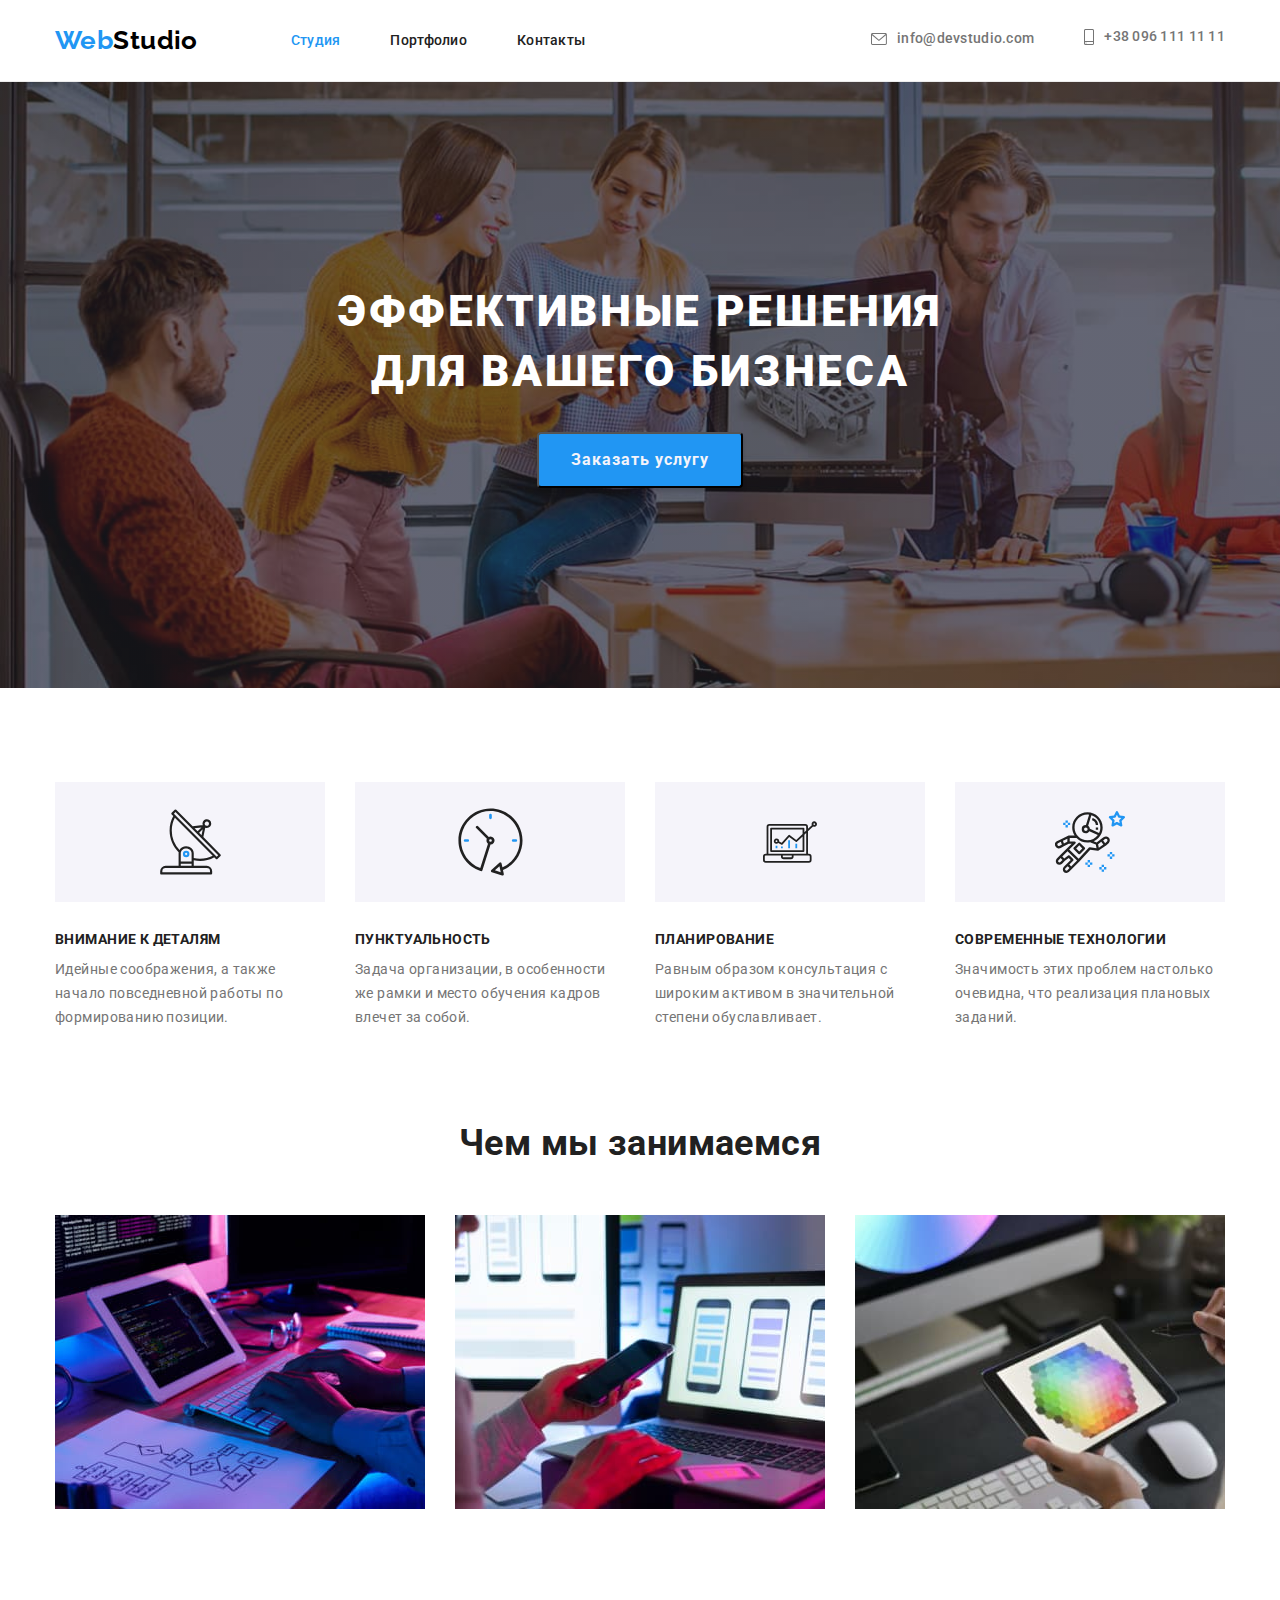
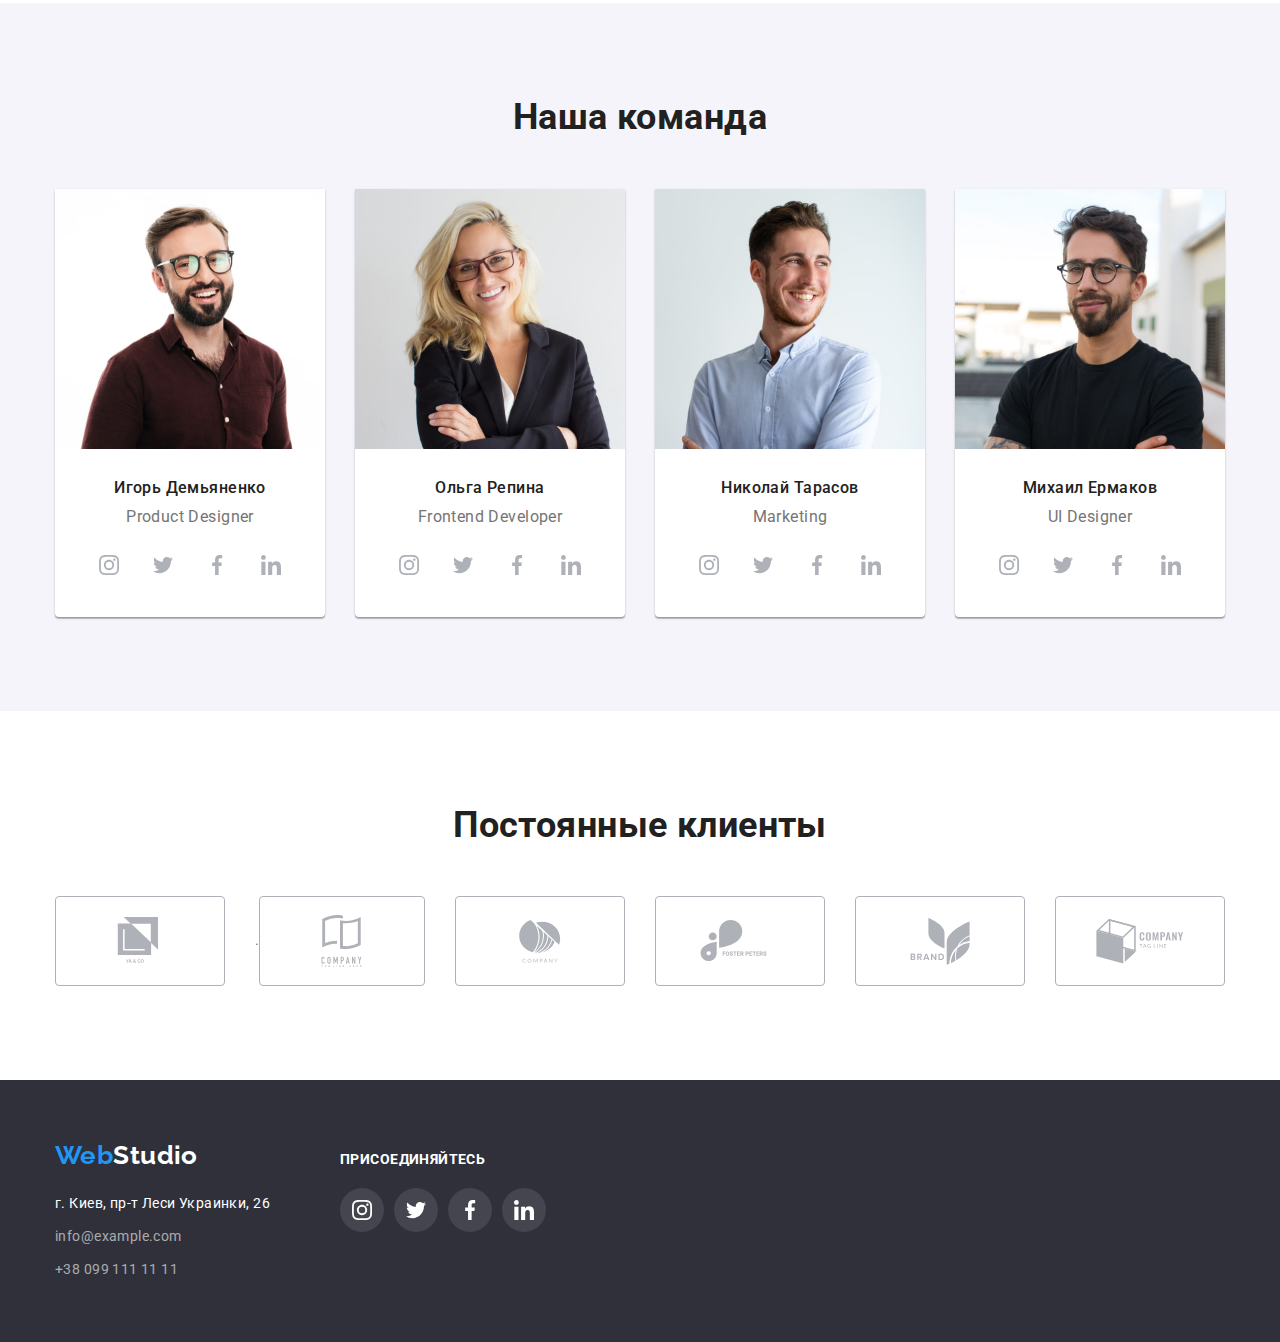
<file: index.html>
<!DOCTYPE html>
<html lang="ru">
<head>
    <meta charset="UTF-8">
    <meta http-equiv="X-UA-Compatible" content="IE=edge">
    <meta name="viewport" content="width=device-width, initial-scale=1.0">
    <title>Web Studio</title>
    <link rel="preconnect" href="https://fonts.gstatic.com">
    <link href="https://fonts.googleapis.com/css2?family=Raleway:wght@700&family=Roboto:wght@400;500;700;900&display=swap"
        rel="stylesheet">
    <link rel="stylesheet" href="https://cdnjs.cloudflare.com/ajax/libs/modern-normalize/0.2.0/modern-normalize.min.css" />
    <link rel="stylesheet" href="./css/style.css">
</head>

<body class="main-page">
    <!--Header-->
    <header>
        <div class="container navigation">
            <a href="./index.html" class="logo"><span class="web">Web</span><span class="studio">Studio</span></a>
            <nav class="nav">
                <ul class="list nav-list">
                    <li class="nav-item"><a href="./index.html" class="nav-link link current">Студия</a></li>
                    <li class="nav-item"><a href="./portfolio.html" class="nav-link link">Портфолио</a></li>
                    <li class="nav-item"><a href="" class="nav-link link">Контакты</a></li>
                </ul>
            </nav>
            <ul class="list contact-list">
                <li class="contact-item">
                    <a href="mailto:info@devstudio.com" class="contact-link link">
                        <svg class="comtact-icon" width="16" height="12">
                            <use href="./images/icons/sprite.svg#icon-envelope"></use>
                        </svg>
                        info@devstudio.com</a>
                </li>
                <li class="contact-item"><a href="tel:+380961111111" class="contact-link link">
                    <svg class="comtact-icon" width="10" height="16">
                        <use href="./images/icons/sprite.svg#icon-smartphone"></use>
                    </svg>
                    +38 096 111 11 11</a></li>
            </ul>
        </div>
    </header>
    
    <main>
        <!-- Hero's section-->
        <section class="hero">
            <div class="container">
                <h1 class="hero-title">Эффективные решения для вашего бизнеса</h1>
                <button type="button" class="button-order">Заказать услугу</button>
            </div>
        </section>

        <!--Особенности-->
        <section class="feature section">
            <div class="container">
                <h2 class="visually-hidden">Особенности</h2>
                <ul class="list feature-list grid-list">
                    <li class="feature-item grid-item">
                        <div class="fearute-container">
                        <svg class="feature-icon" width="65" height="70">
                            <use href="./images/icons/sprite.svg#icon-antenna"></use>
                        </svg>
                        </div>
                        <h3 class="feature-title">Внимание к деталям</h3>
                        <p class="text">Идейные соображения, а также начало повседневной работы по формированию позиции.</p>
                    </li>
                    <li class="feature-item grid-item">
                        <div class="fearute-container">
                            <svg class="feature-icon" width="67" height="70">
                                <use href="./images/icons/sprite.svg#icon-clock"></use>
                            </svg>
                        </div>
                        <h3 class="feature-title">Пунктуальность</h3>
                        <p class="text">Задача организации, в особенности же рамки и место обучения кадров влечет за собой.</p>
                    </li>
                    <li class="feature-item grid-item">
                        <div class="fearute-container">
                            <svg class="feature-icon" width="70" height="54">
                                <use href="./images/icons/sprite.svg#icon-diagram"></use>
                            </svg>
                        </div>
                        <h3 class="feature-title">Планирование</h3>
                        <p class="text">Равным образом консультация с широким активом в значительной степени обуславливает.</p>
                    </li>
                    <li class="feature-item grid-item">
                        <div class="fearute-container">
                            <svg class="feature-icon" width="70" height="70">
                                <use href="./images/icons/sprite.svg#icon-astronaut"></use>
                            </svg>
                        </div>
                        <h3 class="feature-title">Современные технологии</h3>
                        <p class="text">Значимость этих проблем настолько очевидна, что реализация плановых заданий.</p>
                    </li>
                </ul>
            </div>
         </section>

         <!--Чем мы занимаемся-->
         <section class="work section">
             <div class="container">
                <h2 class="work-title">Чем мы занимаемся</h2>
                <ul class="list grid-list">
                    <li class="grid-item"><img src="./images/mainpage/box1.jpg" alt="Набор текста" width="370"></li>
                    <li class="grid-item"><img src="./images/mainpage/box2.jpg" alt="Оформление рабочего стола смартфона" width="370"></li>
                    <li class="grid-item"><img src="./images/mainpage/box3.jpg" alt="Подбор цвета" width="370"></li>
                </ul>
            </div>
         </section>
 
         <!--Наша команда-->
         <section class="command section">
             <div class="container">
                <h2 class="command-title">Наша команда</h2>
                <ul class="list grid-list">
                    <li class="command-item grid-item">
                        <img src="./images/mainpage/pers1.jpg" alt="Игорь Демьяненко" width="270">
                        <div class="command-card">
                            <h3 class="command-name">Игорь Демьяненко</h3>
                            <p class="command-prof">Product Designer</p>
                            <ul class="list social-list">
                                <li class="social-item">
                                    <a href="" class="social-link" target="_blank" rel="noopener noreferrer">
                                        <svg class="social-icon">
                                            <use href="./images/icons/sprite.svg#icon-instagram"></use>
                                        </svg>
                                    </a>
                                </li>
                                <li class="social-item">
                                    <a href="" class="social-link" target="_blank" rel="noopener noreferrer">
                                        <svg class="social-icon">
                                            <use href="./images/icons/sprite.svg#icon-twitter"></use>
                                        </svg>
                                    </a>
                                </li>
                                <li class="social-item">
                                    <a href="" class="social-link" target="_blank" rel="noopener noreferrer">
                                        <svg class="social-icon">
                                            <use href="./images/icons/sprite.svg#icon-facebook"></use>
                                        </svg>
                                    </a>
                                </li>
                                <li class="social-item">
                                    <a href="" class="social-link" target="_blank" rel="noopener noreferrer">
                                        <svg class="social-icon">
                                            <use href="./images/icons/sprite.svg#icon-linkedin"></use>
                                        </svg>
                                    </a>
                                </li>
                            </ul>
                        </div>
                        
                    </li>
                    <li class="command-item grid-item">
                        <img src="./images/mainpage/pers2.jpg" alt="Ольга Репина" width="270">
                        <div class="command-card">
                            <h3 class="command-name">Ольга Репина</h3>
                            <p class="command-prof">Frontend Developer</p>
                            <ul class="list social-list">
                                <li class="social-item">
                                    <a href="" class="social-link" target="_blank" rel="noopener noreferrer">
                                        <svg class="social-icon">
                                            <use href="./images/icons/sprite.svg#icon-instagram"></use>
                                        </svg>
                                    </a>
                                </li>
                                <li class="social-item">
                                    <a href="" class="social-link" target="_blank" rel="noopener noreferrer">
                                        <svg class="social-icon">
                                            <use href="./images/icons/sprite.svg#icon-twitter"></use>
                                        </svg>
                                    </a>
                                </li>
                                <li class="social-item">
                                    <a href="" class="social-link" target="_blank" rel="noopener noreferrer">
                                        <svg class="social-icon">
                                            <use href="./images/icons/sprite.svg#icon-facebook"></use>
                                        </svg>
                                    </a>
                                </li>
                                <li class="social-item">
                                    <a href="" class="social-link" target="_blank" rel="noopener noreferrer">
                                        <svg class="social-icon">
                                            <use href="./images/icons/sprite.svg#icon-linkedin"></use>
                                        </svg>
                                    </a>
                                </li>
                            </ul>
                        </div>
                    </li>
                    <li class="command-item grid-item">
                        <img src="./images/mainpage/pers3.jpg" alt="Николай Тарасов" width="270">
                        <div class="command-card">
                            <h3 class="command-name">Николай Тарасов</h3>
                            <p class="command-prof">Marketing</p>
                            <ul class="list social-list">
                                <li class="social-item">
                                    <a href="" class="social-link" target="_blank" rel="noopener noreferrer">
                                        <svg class="social-icon">
                                            <use href="./images/icons/sprite.svg#icon-instagram"></use>
                                        </svg>
                                    </a>
                                </li>
                                <li class="social-item">
                                    <a href="" class="social-link" target="_blank" rel="noopener noreferrer">
                                        <svg class="social-icon">
                                            <use href="./images/icons/sprite.svg#icon-twitter"></use>
                                        </svg>
                                    </a>
                                </li>
                                <li class="social-item">
                                    <a href="" class="social-link" target="_blank" rel="noopener noreferrer">
                                        <svg class="social-icon">
                                            <use href="./images/icons/sprite.svg#icon-facebook"></use>
                                        </svg>
                                    </a>
                                </li>
                                <li class="social-item">
                                    <a href="" class="social-link" target="_blank" rel="noopener noreferrer">
                                        <svg class="social-icon">
                                            <use href="./images/icons/sprite.svg#icon-linkedin"></use>
                                        </svg>
                                    </a>
                                </li>
                            </ul>
                    </div>
                    </li>
                    <li class="command-item grid-item">
                        
                        <img src="./images/mainpage/pers4.jpg" alt="Михаил Ермаков" width="270">
                        <div class="command-card">
                            <h3 class="command-name">Михаил Ермаков</h3>
                            <p class="command-prof">UI Designer</p>
                            <ul class="list social-list">
                                <li class="social-item">
                                    <a href="" class="social-link" target="_blank" rel="noopener noreferrer">
                                        <svg class="social-icon">
                                            <use href="./images/icons/sprite.svg#icon-instagram"></use>
                                        </svg>
                                    </a>
                                </li>
                                <li class="social-item">
                                    <a href="" class="social-link" target="_blank" rel="noopener noreferrer">
                                        <svg class="social-icon">
                                            <use href="./images/icons/sprite.svg#icon-twitter"></use>
                                        </svg>
                                    </a>
                                </li>
                                <li class="social-item">
                                    <a href="" class="social-link" target="_blank" rel="noopener noreferrer">
                                        <svg class="social-icon">
                                            <use href="./images/icons/sprite.svg#icon-facebook"></use>
                                        </svg>
                                    </a>
                                </li>
                                <li class="social-item">
                                    <a href="" class="social-link" target="_blank" rel="noopener noreferrer">
                                        <svg class="social-icon">
                                            <use href="./images/icons/sprite.svg#icon-linkedin"></use>
                                        </svg>
                                    </a>
                                </li>
                            </ul>
                        </div>
                    </li>
                </ul>
                </div>
         </section>


         <!--Постоянные клиенты-->
         <section class="section">
             <div class="container">
                 <h2 class="client-title">Постоянные клиенты</h2>
                 <ul class="client-list list grid-list">
                     <li class="client-item grid-item">
                         <a href="" class="client-link">
                            <svg class="client-icon" width="44px" height="49px">
                                <use href="./images/icons/sprite.svg#icon-logo-1"></use>
                            </svg>
                        </a>
                     </li>
                     <li class="client-item grid-item">.
                        <a href="" class="client-link">
                         <svg class="client-icon " width="40px" height="52px">
                             <use href="./images/icons/sprite.svg#icon-logo-2"></use>
                         </svg>
                        </a>
                     </li>
                     <li class="client-item grid-item">
                        <a href="" class="client-link link">
                            <svg class="client-icon" width="41px" height="43px">
                                <use href="./images/icons/sprite.svg#icon-logo-3"></use>
                            </svg>
                        </a>
                     </li>
                     <li class="client-item grid-item">
                        <a href="" class="client-link">
                            <svg class="client-icon" width="80px" height="42px">
                                <use href="./images/icons/sprite.svg#icon-logo-4"></use>
                            </svg>
                        </a>
                     </li>
                     <li class="client-item grid-item">
                        <a href="" class="client-link">
                            <svg class="client-icon" width="59px" height="47px">
                                <use href="./images/icons/sprite.svg#icon-logo-5"></use>
                            </svg>
                        </a>
                     </li>
                     <li class="client-item grid-item">
                        <a href="" class="client-link">
                            <svg class="client-icon" width="88px" height="45px">
                                <use href="./images/icons/sprite.svg#icon-logo-6"></use>
                            </svg>
                        </a>
                     </li>
                 </ul>
             </div>
         </section>


    </main>

    <!--Footer-->
    <footer class="footer">
        <div class="container">
            <div class="adress-container">
                <a href="./index.html" class="logo"><span class="web">Web</span><span class="studio">Studio</span></a>
                <address class="adress">
                    <ul class="list">
                        <li class="adress-item">
                            <p class="adress-name">г. Киев, пр-т Леси Украинки, 26</p>
                        </li>
                        <li class="adress-item"><a href="mailto:info@example.com" class="link adress-link ">info@example.com</a></li>
                        <li class="adress-item"><a href="tel:+380991111111" class="link adress-link ">+38 099 111 11 11</a></li>
                    </ul>
                 </address>
            </div>
            <div class="communicate">
                <h3 class="social-links-title">присоединяйтесь</h3>
                <ul class="list social-list">
                    <li class="social-item">
                        <a href="" class="social-link" target="_blank" rel="noopener noreferrer">
                            <svg class="social-icon">
                                <use href="./images/icons/sprite.svg#icon-instagram"></use>
                            </svg>
                        </a>
                    </li>
                    <li class="social-item">
                        <a href="" class="social-link" target="_blank" rel="noopener noreferrer">
                            <svg class="social-icon">
                                <use href="./images/icons/sprite.svg#icon-twitter"></use>
                            </svg>
                        </a>
                    </li>
                    <li class="social-item">
                        <a href="" class="social-link" target="_blank" rel="noopener noreferrer">
                            <svg class="social-icon">
                                <use href="./images/icons/sprite.svg#icon-facebook"></use>
                            </svg>
                        </a>
                    </li>
                    <li class="social-item">
                        <a href="" class="social-link" target="_blank" rel="noopener noreferrer">
                            <svg class="social-icon">
                                <use href="./images/icons/sprite.svg#icon-linkedin"></use>
                            </svg>
                        </a>
                    </li>
                </ul>
            </div>
        </div>
    </footer>


</body>
</html>
</file>
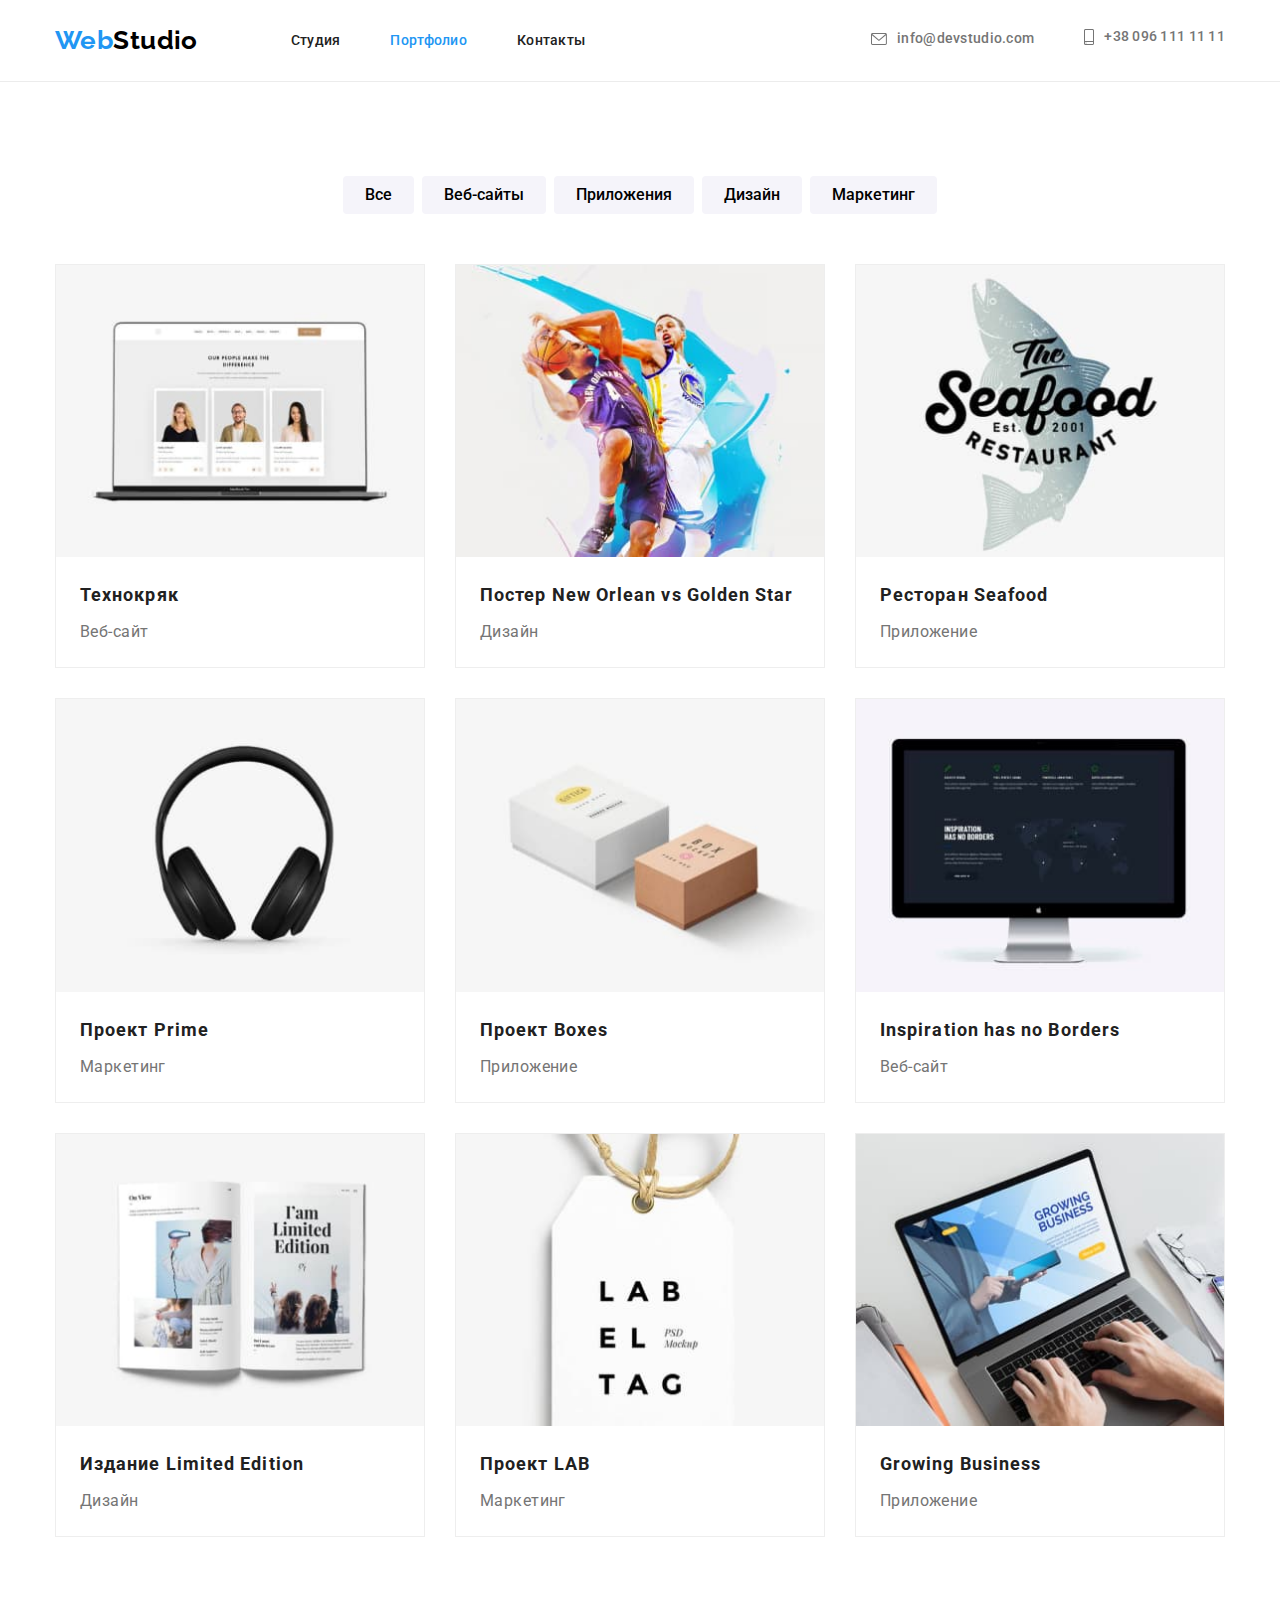
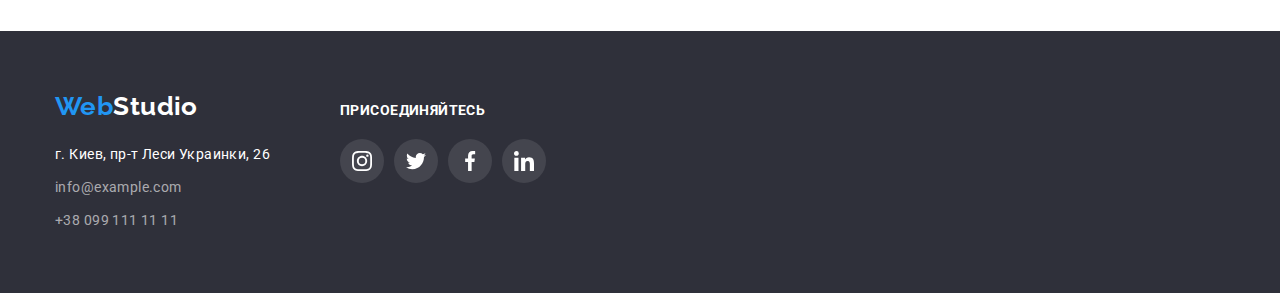
<file: portfolio.html>
<!DOCTYPE html>
<html lang="ru">
<head>
    <meta charset="UTF-8">
    <meta http-equiv="X-UA-Compatible" content="IE=edge">
    <meta name="viewport" content="width=device-width, initial-scale=1.0">
    <title>Web Studio</title>
    <link rel="preconnect" href="https://fonts.gstatic.com">
    <link href="https://fonts.googleapis.com/css2?family=Raleway:wght@700&family=Roboto:wght@400;500;700;900&display=swap"
        rel="stylesheet">
    <link rel="stylesheet" href="https://cdnjs.cloudflare.com/ajax/libs/modern-normalize/0.2.0/modern-normalize.min.css" />
    <link rel="stylesheet" href="./css/style.css">
</head>
<body class="portfolio">
    <!--Header-->
    <header>
        <div class="container navigation">
            <a href="./index.html" class="logo"><span class="web">Web</span><span class="studio">Studio</span></a>
            <nav class="nav">
                <ul class="list nav-list">
                    <li class="nav-item"><a href="./index.html" class="nav-link link">Студия</a></li>
                    <li class="nav-item"><a href="./portfolio.html" class="nav-link link current">Портфолио</a></li>
                    <li class="nav-item"><a href="" class="nav-link link">Контакты</a></li>
                </ul>
            </nav>
            <ul class="list contact-list">
                <li class="contact-item">
                    <a href="mailto:info@devstudio.com" class="contact-link link">
                        <svg class="comtact-icon" width="16" height="12">
                            <use href="./images/icons/sprite.svg#icon-envelope"></use>
                        </svg>
                        info@devstudio.com</a>
                </li>
                <li class="contact-item"><a href="tel:+380961111111" class="contact-link link">
                        <svg class="comtact-icon" width="10" height="16">
                            <use href="./images/icons/sprite.svg#icon-smartphone"></use>
                        </svg>
                        +38 096 111 11 11</a></li>
            </ul>
        </div>
    </header>

    <main>


        <section class="section">
            <div class="container">
                <!-- Список кнопок-фильтров -->
                
                    <ul class="list filter-list">
                        <li class="filter-item"><button type="button" class="button-filter">Все</button></li>
                        <li class="filter-item"><button type="button" class="button-filter">Веб-сайты</button></li>
                        <li class="filter-item"><button type="button" class="button-filter">Приложения</button></li>
                        <li class="filter-item"><button type="button" class="button-filter">Дизайн</button></li>
                        <li class="filter-item"><button type="button" class="button-filter">Маркетинг</button></li>
                    </ul>
                

                <h1 class="visually-hidden">Проекты разработанные Web Studio</h1>

                <!--Секция Проекты-->
                <ul class="list grid-list projects-list">
                    <li class="grid-item project-item">
                        <a href="" class="link project-link">
                            <img src="./images/portfolio/img1.jpg" alt="Технокряк" width="370" height="294">
                            <div class="project-card">
                                <h2 class="project-title">Технокряк</h2>
                                <p class="project-type">Веб-сайт</p>
                            </div>
                        </a>
                    </li>
                    <li class="grid-item project-item">
                        <a href="" class="link project-link">
                            <img src="./images/portfolio/img2.jpg" alt="Постер New Orlean vs Golden Star" width="370" height="294">
                            <div class="project-card">
                                <h2 class="project-title">Постер New Orlean vs Golden Star</h2>
                                <p class="project-type">Дизайн</p>
                            </div>
                        </a>
                    </li>
                    <li class="grid-item project-item">
                        <a href="" class="link project-link">
                            <img src="./images/portfolio/img3.jpg" alt="Ресторан Seafood" width="370" height="294">
                            <div class="project-card">
                                <h2 class="project-title">Ресторан Seafood</h2>
                                <p class="project-type">Приложение</p>
                            </div>
                        </a>
                    </li>
                    <li class="grid-item project-item">
                        <a href="" class="link project-link">
                            <img src="./images/portfolio/img4.jpg" alt="Проект Prime" width="370" height="294">
                            <div class="project-card">
                                <h2 class="project-title">Проект Prime</h2>
                                <p class="project-type">Маркетинг</p>
                            </div>
                        </a>
                    </li>
                    <li class="grid-item project-item">
                        <a href="" class="link project-link">
                            <img src="./images/portfolio/img5.jpg" alt="Проект Boxes" width="370" height="294">
                            <div class="project-card">
                                <h2 class="project-title">Проект Boxes</h2>
                                <p class="project-type">Приложение</p>
                            </div>
                        </a>
                    </li>
                    <li class="grid-item project-item">
                        <a href="" class="link project-link">
                            <img src="./images/portfolio/img6.jpg" alt="Inspiration has no Borders" width="370" height="294">
                            <div class="project-card">
                                <h2 class="project-title">Inspiration has no Borders</h2>
                                <p class="project-type">Веб-сайт</p>
                            </div>
                        </a>
                    </li>
                    <li class="grid-item project-item">
                        <a href="" class="link project-link">
                            <img src="./images/portfolio/img7.jpg" alt="Издание Limited Edition" width="370" height="294">
                            <div class="project-card">
                                <h2 class="project-title">Издание Limited Edition</h2>
                                <p class="project-type">Дизайн</p>
                            </div>
                        </a>
                    </li>
                    <li class="grid-item project-item">
                        <a href="" class="link project-link">
                            <img src="./images/portfolio/img8.jpg" alt="Проект LAB" width="370" height="294">
                            <div class="project-card">
                                <h2 class="project-title">Проект LAB</h2>
                                <p class="project-type">Маркетинг</p>
                            </div>
                        </a>
                    </li>
                    <li class="grid-item project-item">
                        <a href="" class="link project-link">
                            <img src="./images/portfolio/img9.jpg" alt="Growing Business" width="370" height="294">
                            <div class="project-card">
                                <h2 class="project-title">Growing Business</h2>
                                <p class="project-type">Приложение</p>
                            </div>
                        </a>
                    </li>
                </ul>
            </div>
        </section>


    </main>

    <!--Footer-->
    <footer class="footer">
        <div class="container">
            <div class="adress-container">
                <a href="./index.html" class="logo"><span class="web">Web</span><span class="studio">Studio</span></a>
                <address class="adress">
                    <ul class="list">
                        <li class="adress-item">
                            <p class="adress-name">г. Киев, пр-т Леси Украинки, 26</p>
                        </li>
                        <li class="adress-item"><a href="mailto:info@example.com"
                                class="link adress-link ">info@example.com</a></li>
                        <li class="adress-item"><a href="tel:+380991111111" class="link adress-link ">+38 099 111 11 11</a>
                        </li>
                    </ul>
                </address>
            </div>
            <div class="communicate">
                <h3 class="social-links-title">присоединяйтесь</h3>
                <ul class="list social-list">
                    <li class="social-item">
                        <a href="" class="social-link" target="_blank" rel="noopener noreferrer">
                            <svg class="social-icon">
                                <use href="./images/icons/sprite.svg#icon-instagram"></use>
                            </svg>
                        </a>
                    </li>
                    <li class="social-item">
                        <a href="" class="social-link" target="_blank" rel="noopener noreferrer">
                            <svg class="social-icon">
                                <use href="./images/icons/sprite.svg#icon-twitter"></use>
                            </svg>
                        </a>
                    </li>
                    <li class="social-item">
                        <a href="" class="social-link" target="_blank" rel="noopener noreferrer">
                            <svg class="social-icon">
                                <use href="./images/icons/sprite.svg#icon-facebook"></use>
                            </svg>
                        </a>
                    </li>
                    <li class="social-item">
                        <a href="" class="social-link" target="_blank" rel="noopener noreferrer">
                            <svg class="social-icon">
                                <use href="./images/icons/sprite.svg#icon-linkedin"></use>
                            </svg>
                        </a>
                    </li>
                </ul>
            </div>
        </div>
    </footer>

</body>
</html>
</file>
<file: css/style.css>
/*объявление переменных*/
:root {
  --logo-dark-color: #000000;
  --logo-color: #2196f3;
  --title-color: #212121;
  --text-color: #757575;
  --main-bg-color: #ffffff;
  --dark-bg-color: #2f303a;
  --light-bg-color: #f5f4fa;
  --main-font: Roboto, sans-serif;
  --second-font: Raleway, sans-serif;
  --button-hover-color: #188ce8;
  --portfolio-bg-color: #e5e5e5;
  --icon-main-color: #afb1b8;
  --grid-item: 4;
  --hero-bg-color: #c4c4c4;
}

/*основные настройки для страницы*/
.main-page,
.portfolio {
  background-color: var(--main-bg-color);
  color: var(--text-color);
  font-family: var(--main-font);
  font-weight: 400;
  font-size: 14px;
  line-height: 1.71;
  letter-spacing: 0.03em;
}
/*обнуление у заголовков, абзацев верхнего отступа*/
h1,
h2,
h3,
h4,
h5,
h6,
p,
ul {
  margin-top: 0;
  margin-bottom: 0;
}

/*стилизация всех картинок*/
img {
  display: block;
  max-width: 100%;
  height: auto;
}

/*прячет заголовок секции*/
.visually-hidden {
  position: absolute !important;
  clip: rect(1px 1px 1px 1px);
  clip: rect(1px, 1px, 1px, 1px);
  padding: 0 !important;
  border: 0 !important;
  height: 1px !important;
  width: 1px !important;
  overflow: hidden;
}

/*основной контейнер*/
.container {
  box-sizing: border-box;
  width: 1200px;
  padding-left: 15px;
  padding-right: 15px;
  margin-left: auto;
  margin-right: auto;
}

.section {
  padding-top: 94px;
  padding-bottom: 94px;
}
/*Построение сетки*/
.grid-list {
  display: flex;
  flex-wrap: wrap;
  margin-left: -30px;
  margin-top: -30px;
}

.grid-item {
  flex-basis: calc((100% - 30px * var(--grid-item)) / var(--grid-item));
  margin-left: 30px;
  margin-top: 30px;
}

/*стилизация списков */
.list {
  list-style-type: none;
  padding-left: 0;
}

/*стилизация ссылок*/
.link {
  text-decoration: none;
}

/*форматирование логотипа*/
.logo {
  text-decoration: none;
  font-family: var(--second-font);
  font-weight: 700;
  font-size: 26px;
  line-height: 1.19;
}

.web {
  color: var(--logo-color);
}

header {
  border-bottom: 1px solid #ececec;
  padding-top: 25px;
  padding-bottom: 25px;
}

header .studio {
  color: var(--logo-dark-color);
}

/*форматирование навигации в хэдере*/

.navigation {
  display: flex;
  align-items: center;
}
.nav-link {
  color: var(--title-color);
  font-weight: 500;
  line-height: 1.14;
  letter-spacing: 0.02em;
}

.nav-list,
.contact-list {
  display: flex;
}

.nav-list {
  margin-left: 93px;
}

.nav-item:not(:last-child),
.contact-item:not(:last-child) {
  margin-right: 50px;
}

.contact-list {
  padding-left: 0;
  margin-left: auto;
}

.nav-link:hover,
.nav-link:focus,
.contact-link:hover,
.contact-link:focus {
  color: var(--logo-color);
}

.contact-link {
  display: inline-flex;
  align-items: center;
  color: var(--text-color);
  font-weight: 500;
  line-height: 1.14;
  letter-spacing: 0.02em;
}

.comtact-icon {
  fill: currentColor;
  margin-right: 10px;
}

/*стили для секции героя+фон для футера*/
.hero,
.footer {
  background-color: var(--dark-bg-color);
}

.hero-title {
  width: 58%;
  margin-left: auto;
  margin-right: auto;
  margin-bottom: 30px;

  font-weight: 900;
  font-size: 44px;
  line-height: 1.36;
  text-align: center;
  letter-spacing: 0.06em;
  text-transform: uppercase;
  color: var(--main-bg-color);
}

.hero {
  padding-top: 200px;
  padding-bottom: 200px;
  max-width: 1600px;
  background-color: var(--hero-bg-color);
  background-image: linear-gradient(to right, rgba(47, 48, 58, 0.4), rgba(47, 48, 58, 0.4)),
    url(../images/mainpage/bgimg.jpg);
  background-size: cover;
  margin-right: auto;
  margin-left: auto;
}

.hero .container {
  display: flex;
  flex-direction: column;
  align-items: center;
  justify-content: center;

  /*min-height: 100vh;*/
}
/*Стиль для кнопки Заказать услуги*/
.button-order {
  display: inline-flex;
  min-width: 200px;
  padding: 11px 32px;
  border-radius: 4px;
  box-shadow: 0px 4px 4px rgba(0, 0, 0, 0.15);

  align-items: center;
  text-align: center;

  background-color: var(--logo-color);
  font-weight: 700;
  font-size: 16px;
  line-height: 1.88;
  letter-spacing: 0.06em;
  color: var(--light-bg-color);
  cursor: pointer;
}

.button-order:hover,
.button-order:focus {
  background-color: var(--button-hover-color);
}

/*Стили для секции Особенности*/

.feature-title {
  margin-bottom: 10px;

  font-weight: 700;
  font-size: 14px;
  line-height: 1.14;
  text-transform: uppercase;
  color: var(--title-color);
}

.fearute-container {
  display: flex;
  justify-content: center;
  align-items: center;
  width: 100%;
  height: 120px;
  background-color: var(--light-bg-color);
  margin-bottom: 30px;
}

/*.feature-item::before {
  content: '';
  display: block;
  width: 270px;
  height: 120px;
  margin-bottom: 30px;

  background-color: var(--light-bg-color);
  background-repeat: no-repeat;
  background-position: center;
}

.feature-item:nth-child(1)::before {
  background-image: url(../images/icons/antenna.svg);
}

.feature-item:nth-child(2)::before {
  background-image: url(../images/icons/clock.svg);
}

.feature-item:nth-child(3)::before {
  background-image: url(../images/icons/diagram.svg);
}

.feature-item:nth-child(4)::before {
  background-image: url(../images/icons/astronaut.svg);
}
*/

/*Стили для секции Чем мы занимаемся*/
.work.section {
  padding-top: 0;
}

.work .grid-list {
  --grid-item: 3;
}

/*Стили для заголовков секций Чем мы занимаемся и Наша Команда*/
.work-title,
.command-title,
.client-title {
  font-weight: 700;
  font-size: 36px;
  line-height: 1.16;
  text-align: center;
  color: var(--title-color);
  margin-bottom: 50px;
}

/*Стили для секции Наша команда*/
.command {
  background-color: var(--light-bg-color);
  font-size: 16px;
  line-height: 1.18;
  text-align: center;
}

.command-item {
  background-color: var(--main-bg-color);
  box-shadow: 0px 1px 3px rgba(0, 0, 0, 0.12), 0px 1px 1px rgba(0, 0, 0, 0.14), 0px 2px 1px rgba(0, 0, 0, 0.2);
  border-radius: 0px 0px 4px 4px;
}

.command-name {
  font-weight: 500;
  font-size: 16px;
  color: var(--title-color);
  margin-bottom: 10px;
}

.command-card {
  padding-top: 30px;
  padding-bottom: 30px;
}

.command-prof {
  margin-bottom: 16px;
}
.social-list {
  display: inline-flex;
}

.social-item:not(:last-child) {
  margin-right: 10px;
}

.social-link {
  display: flex;
  justify-content: center;
  align-items: center;
  width: 44px;
  height: 44px;
  border-radius: 50%;
}

.social-icon {
  width: 20px;
  height: 20px;
  fill: var(--icon-main-color);
}

.communicate .social-icon {
  fill: var(--main-bg-color) /* #e5e5e5*/;
  /*border: 1px solid #000000;
  box-sizing: border-box;
  box-shadow: 0px 4px 4px rgba(0, 0, 0, 0.25);*/
}

.communicate .social-link {
  background-color: rgba(255, 255, 255, 0.1);
}

.social-link:hover .social-icon,
.social-link:focus .social-icon {
  fill: var(--main-bg-color);
}

.social-link:hover,
.social-link:focus {
  background-color: var(--logo-color);
}

/*Стили для секции кнопок в Портфолио*/
.filter-list {
  display: flex;
  margin-bottom: 50px;
  justify-content: center;
}

.filter-item:not(:last-child) {
  margin-right: 8px;
}

.button-filter {
  display: inline-flex;
  border-radius: 4px;
  border: transparent;
  padding: 6px 22px;
  background-color: var(--light-bg-color);
  font-family: inherit;
  font-weight: 500;
  font-size: 16px;
  line-height: 1.63;
  text-align: center;
  cursor: pointer;
}

.button-filter:focus,
.button-filter:hover {
  background-color: var(--logo-color);
  color: var(--main-bg-color);
  box-shadow: 0px 3px 1px rgba(0, 0, 0, 0.1), 0px 1px 2px rgba(0, 0, 0, 0.08), 0px 2px 2px rgba(0, 0, 0, 0.12);
}

.projects-list {
  --grid-item: 3;
}

/*Стили для секции проекты*/
.project-link {
  display: inline-block;
}
.project-item {
  border: 1px solid #eeeeee;
}

.project-card {
  padding: 20px 24px;
}

.project-title {
  margin-bottom: 4px;
  font-weight: 700;
  font-size: 18px;
  line-height: 2;
  letter-spacing: 0.06em;
  color: var(--title-color);
}

.project-type {
  font-size: 16px;
  line-height: 1.88;
  color: var(--text-color);
}

.project-link:hover,
.project-link:focus {
  box-shadow: 0px 1px 1px rgba(0, 0, 0, 0.12), 0px 4px 4px rgba(0, 0, 0, 0.06), 1px 4px 6px rgba(0, 0, 0, 0.16);
}

/*Стили для секции Постоянные клиенты*/
.client-list {
  align-items: center;
  --grid-item: 6;
}

.client-item {
  display: flex;
  align-items: center;
}

.client-link {
  display: flex;
  align-items: center;
  width: 100%;
  height: 90px;
  color: var(--icon-main-color);
  border: 1px solid var(--icon-main-color);
  border-radius: 4px;
}

.client-icon {
  width: 100%;
  fill: currentColor;
}

.client-link:hover,
.client-link:hover {
  color: var(--logo-color);
  border: 1px solid var(--logo-color);
}
/*Стили для футера*/

.adress {
  font-style: normal;
  margin-top: 20px;
}

.footer {
  padding-top: 60px;
  padding-bottom: 60px;
}

.footer .container {
  display: flex;
  align-items: baseline;
}

.adress-container {
  margin-right: 70px;
}

.footer .studio,
.adress-name {
  color: var(--main-bg-color);
}

.adress-item:not(:last-child) {
  margin-bottom: 9px;
}

.adress-link {
  color: rgba(255, 255, 255, 0.6);
}
.adress-link:hover,
.adress-link:focus {
  color: var(--logo-color);
}

.social-links-title {
  font-weight: 700;
  font-size: 14px;
  line-height: 1.14;
  text-transform: uppercase;
  color: var(--main-bg-color);
  margin-bottom: 20px;
}

.current {
  color: var(--logo-color);
}
</file>
